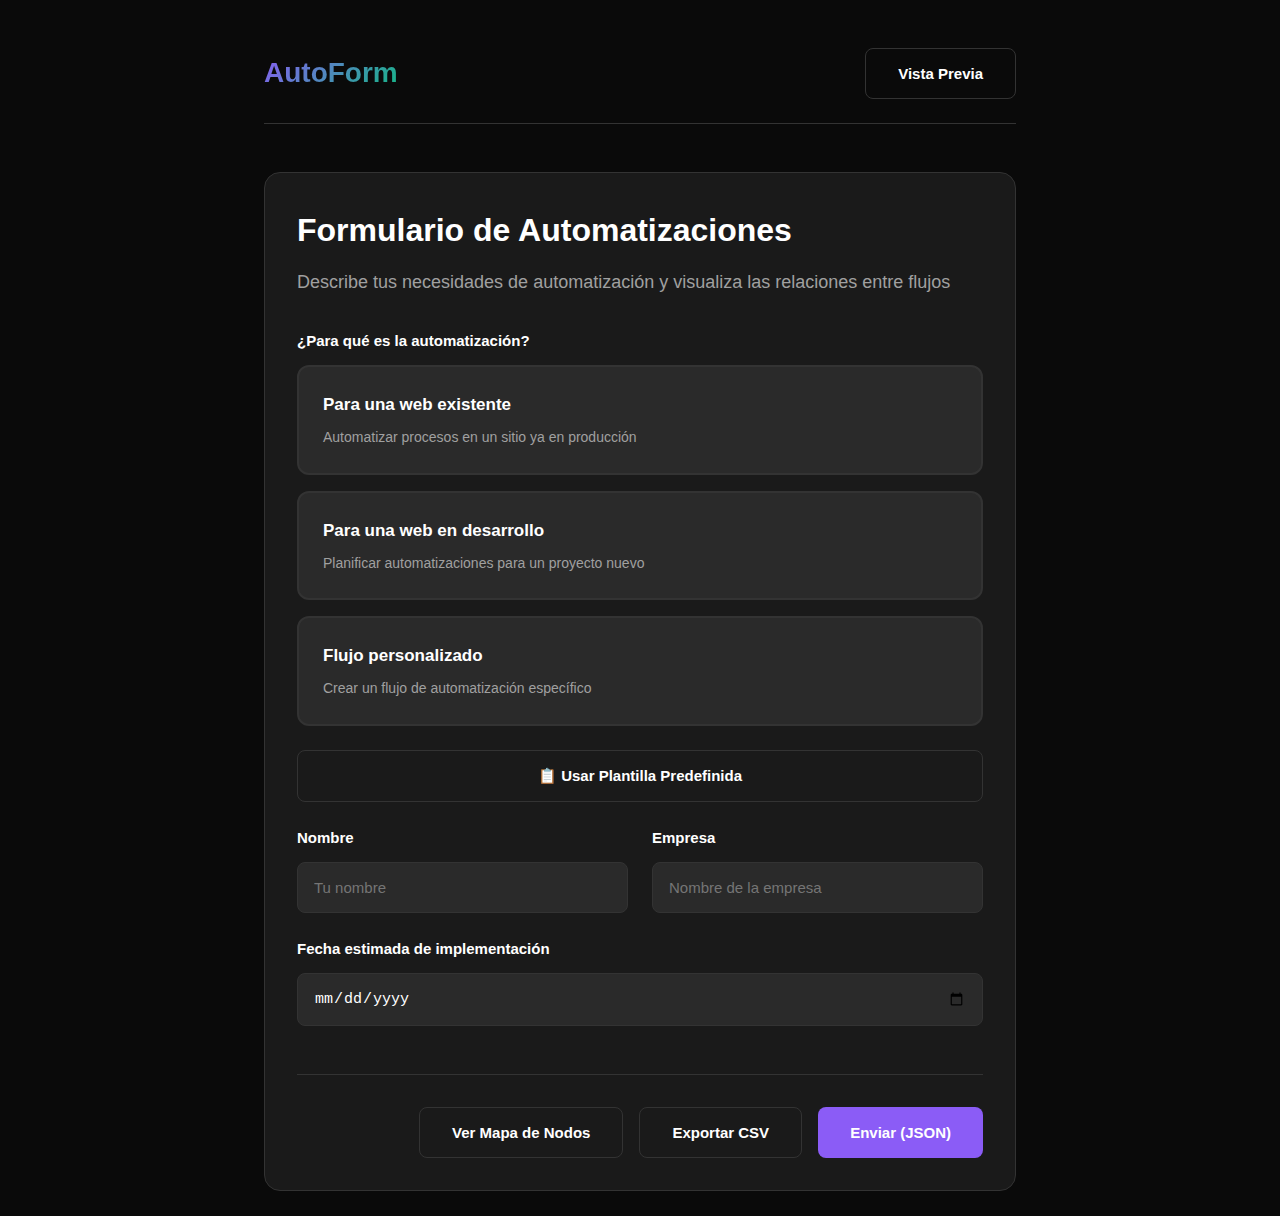
<file: index.html>
<!DOCTYPE html>
<html lang="es">
  <head>
    <meta charset="UTF-8" />
    <meta name="viewport" content="width=device-width, initial-scale=1.0" />
    <title>Formulario de Automatizaciones</title>
    <link rel="stylesheet" href="styles.css" />
  </head>
  <body>
    <div class="container">
      <header class="header">
        <div class="header-content">
          <h1 class="logo">AutoForm</h1>
          <button class="btn-secondary" id="previewBtn">Vista Previa</button>
        </div>
      </header>

      <main class="main-content">
        <div class="form-section">
          <div class="section-header">
            <h2>Formulario de Automatizaciones</h2>
            <p class="subtitle">
              Describe tus necesidades de automatización y visualiza las
              relaciones entre flujos
            </p>
          </div>

          <form id="automationForm">
            <!-- Pregunta inicial -->
            <div class="form-group">
              <label class="form-label">¿Para qué es la automatización?</label>
              <div class="radio-group">
                <label class="radio-card">
                  <input
                    type="radio"
                    name="automationType"
                    value="existing"
                    required
                  />
                  <span class="radio-content">
                    <span class="radio-title">Para una web existente</span>
                    <span class="radio-description"
                      >Automatizar procesos en un sitio ya en producción</span
                    >
                  </span>
                </label>
                <label class="radio-card">
                  <input
                    type="radio"
                    name="automationType"
                    value="development"
                  />
                  <span class="radio-content">
                    <span class="radio-title">Para una web en desarrollo</span>
                    <span class="radio-description"
                      >Planificar automatizaciones para un proyecto nuevo</span
                    >
                  </span>
                </label>
                <label class="radio-card">
                  <input type="radio" name="automationType" value="custom" />
                  <span class="radio-content">
                    <span class="radio-title">Flujo personalizado</span>
                    <span class="radio-description"
                      >Crear un flujo de automatización específico</span
                    >
                  </span>
                </label>
              </div>
            </div>

            <div class="form-group">
              <button
                type="button"
                class="btn-secondary"
                id="openTemplatesBtn"
                style="width: 100%; justify-content: center"
              >
                📋 Usar Plantilla Predefinida
              </button>
            </div>

            <!-- Campos globales -->
            <div class="form-row">
              <div class="form-group">
                <label class="form-label" for="userName">Nombre</label>
                <input
                  type="text"
                  id="userName"
                  class="form-input"
                  placeholder="Tu nombre"
                  required
                />
              </div>
              <div class="form-group">
                <label class="form-label" for="companyName">Empresa</label>
                <input
                  type="text"
                  id="companyName"
                  class="form-input"
                  placeholder="Nombre de la empresa"
                  required
                />
              </div>
            </div>

            <div class="form-group">
              <label class="form-label" for="implementationDate"
                >Fecha estimada de implementación</label
              >
              <input
                type="date"
                id="implementationDate"
                class="form-input"
                required
              />
            </div>

            <!-- Contenedor dinámico según tipo -->
            <div id="dynamicContent"></div>

            <!-- Sección de flujos -->
            <div id="flowsSection" class="flows-section" style="display: none">
              <div class="section-divider">
                <h3>Flujos de Automatización</h3>
                <div style="display: flex; gap: 0.5rem">
                  <button
                    type="button"
                    class="btn-secondary"
                    id="openWizardBtn"
                  >
                    🧙 Asistente
                  </button>
                  <button type="button" class="btn-primary" id="addFlowBtn">
                    + Agregar Flujo
                  </button>
                </div>
              </div>
              <div id="flowsList"></div>
            </div>

            <!-- Sección de relaciones -->
            <div
              id="relationsSection"
              class="relations-section"
              style="display: none"
            >
              <div class="section-divider">
                <h3>Relaciones entre Automatizaciones</h3>
                <button type="button" class="btn-primary" id="addRelationBtn">
                  + Agregar Relación
                </button>
              </div>
              <div id="relationsList"></div>
            </div>

            <div class="form-actions">
              <button type="button" class="btn-secondary" id="viewMapBtn">
                Ver Mapa de Nodos
              </button>
              <button type="button" class="btn-secondary" id="exportCsvBtn">
                Exportar CSV
              </button>
              <!-- <button type="button" class="btn-secondary" id="sendToDbBtn">
                📤 Enviar a Base de Datos
              </button> -->
              <button type="submit" class="btn-primary">Enviar (JSON)</button>
            </div>
          </form>
        </div>
      </main>
    </div>

    <!-- Modal de Vista Previa -->
    <div id="previewModal" class="modal">
      <div class="modal-content modal-large">
        <div class="modal-header">
          <h3>Vista Previa - Datos del Formulario</h3>
          <button class="modal-close" id="closePreview">&times;</button>
        </div>
        <div class="modal-body">
          <div class="preview-tabs">
            <button class="tab-btn active" data-tab="json">JSON</button>
            <button class="tab-btn" data-tab="visual">Vista Visual</button>
          </div>
          <div class="tab-content active" id="jsonTab">
            <pre id="jsonPreview" contenteditable="true"></pre>
          </div>
          <div class="tab-content" id="visualTab">
            <div id="visualPreview"></div>
          </div>
        </div>
        <div class="modal-footer">
          <button class="btn-secondary" id="copyJsonBtn">Copiar JSON</button>
          <button class="btn-secondary" id="exportCsvModalBtn">
            Exportar CSV
          </button>
          <button class="btn-primary" id="downloadJsonBtn">
            Descargar JSON
          </button>
        </div>
      </div>
    </div>

    <!-- Modal de Mapa de Nodos -->
    <div id="nodeMapModal" class="modal">
      <div class="modal-content modal-fullscreen">
        <div class="modal-header">
          <h3>Mapa de Nodos - Visualización de Flujos</h3>
          <button class="modal-close" id="closeNodeMap">&times;</button>
        </div>
        <div class="modal-body">
          <div class="node-map-controls">
            <div class="legend">
              <div class="legend-item">
                <span class="legend-color" style="background: #8b5cf6"></span>
                <span>Flujo Principal</span>
              </div>
              <div class="legend-item">
                <span class="legend-color" style="background: #10b981"></span>
                <span>Dependiente</span>
              </div>
              <div class="legend-item">
                <span class="legend-color" style="background: #f59e0b"></span>
                <span>Condicional</span>
              </div>
            </div>
            <div style="display: flex; gap: 0.5rem">
              <button
                class="btn-secondary btn-icon"
                id="zoomInBtn"
                title="Acercar"
              >
                +
              </button>
              <button
                class="btn-secondary btn-icon"
                id="zoomOutBtn"
                title="Alejar"
              >
                −
              </button>
              <button class="btn-secondary" id="resetZoomBtn">
                Resetear Vista
              </button>
            </div>
          </div>
          <canvas id="nodeCanvas"></canvas>
          <div id="nodeDetails" class="node-details" style="display: none">
            <h4>Detalles del Flujo</h4>
            <div id="nodeDetailsContent"></div>
            <button class="btn-primary" id="closeNodeDetails">Cerrar</button>
          </div>
        </div>
      </div>
    </div>

    <!-- Modal de Simulación -->
    <div id="simulationModal" class="modal">
      <div class="modal-content modal-large">
        <div class="modal-header">
          <h3>Simulación de Flujo</h3>
          <button class="modal-close" id="closeSimulation">&times;</button>
        </div>
        <div class="modal-body">
          <div id="simulationSteps"></div>
        </div>
        <div class="modal-footer">
          <button class="btn-secondary" id="restartSimulation">
            Reiniciar
          </button>
          <button class="btn-primary" id="nextStep">Siguiente Paso</button>
        </div>
      </div>
    </div>

    <!-- Modal de Plantillas Predefinidas -->
    <div id="templatesModal" class="modal">
      <div class="modal-content modal-large">
        <div class="modal-header">
          <h3>Plantillas Predefinidas</h3>
          <button class="modal-close" id="closeTemplates">&times;</button>
        </div>
        <div class="modal-body">
          <p style="margin-bottom: 1.5rem; color: var(--color-text-secondary)">
            Selecciona una plantilla común para comenzar rápidamente. Podrás
            editar todos los campos después.
          </p>
          <div id="templatesList" style="display: grid; gap: 1rem"></div>
        </div>
      </div>
    </div>

    <!-- Modal de Asistente de Configuración -->
    <div id="wizardModal" class="modal">
      <div class="modal-content modal-large">
        <div class="modal-header">
          <h3>Asistente de Configuración</h3>
          <button class="modal-close" id="closeWizard">&times;</button>
        </div>
        <div class="modal-body">
          <div id="wizardSteps"></div>
          <div id="wizardContent"></div>
        </div>
        <div class="modal-footer">
          <button
            class="btn-secondary"
            id="wizardPrevBtn"
            style="display: none"
          >
            ← Anterior
          </button>
          <button class="btn-primary" id="wizardNextBtn">Siguiente →</button>
        </div>
      </div>
    </div>

    <!-- Modal de Enviar a Base de Datos -->
    <div id="dbModal" class="modal">
      <div class="modal-content modal-large">
        <div class="modal-header">
          <h3>Enviar a Base de Datos</h3>
          <button class="modal-close" id="closeDb">&times;</button>
        </div>
        <div class="modal-body">
          <div class="form-group">
            <label class="form-label">Endpoint de la API</label>
            <input
              type="url"
              id="dbEndpoint"
              class="form-input"
              placeholder="https://api.ejemplo.com/automatizaciones"
              required
            />
            <span class="helper-text">URL donde se enviarán los datos</span>
          </div>
          <div class="form-group">
            <label class="form-label">API Key (opcional)</label>
            <input
              type="text"
              id="dbApiKey"
              class="form-input"
              placeholder="tu-api-key"
            />
            <span class="helper-text"
              >Token de autenticación si es requerido</span
            >
          </div>
          <div class="form-group">
            <label class="form-label">Método HTTP</label>
            <select id="dbMethod" class="form-select">
              <option value="POST">POST</option>
              <option value="PUT">PUT</option>
            </select>
          </div>
          <div
            id="dbResponse"
            style="
              margin-top: 1rem;
              padding: 1rem;
              background: var(--color-surface-elevated);
              border-radius: var(--radius-md);
              display: none;
            "
          ></div>
        </div>
        <div class="modal-footer">
          <button class="btn-secondary" id="cancelDbSend">Cancelar</button>
          <button class="btn-primary" id="confirmDbSend">Enviar Datos</button>
        </div>
      </div>
    </div>

    <script src="script.js"></script>
  </body>
</html>
</file>
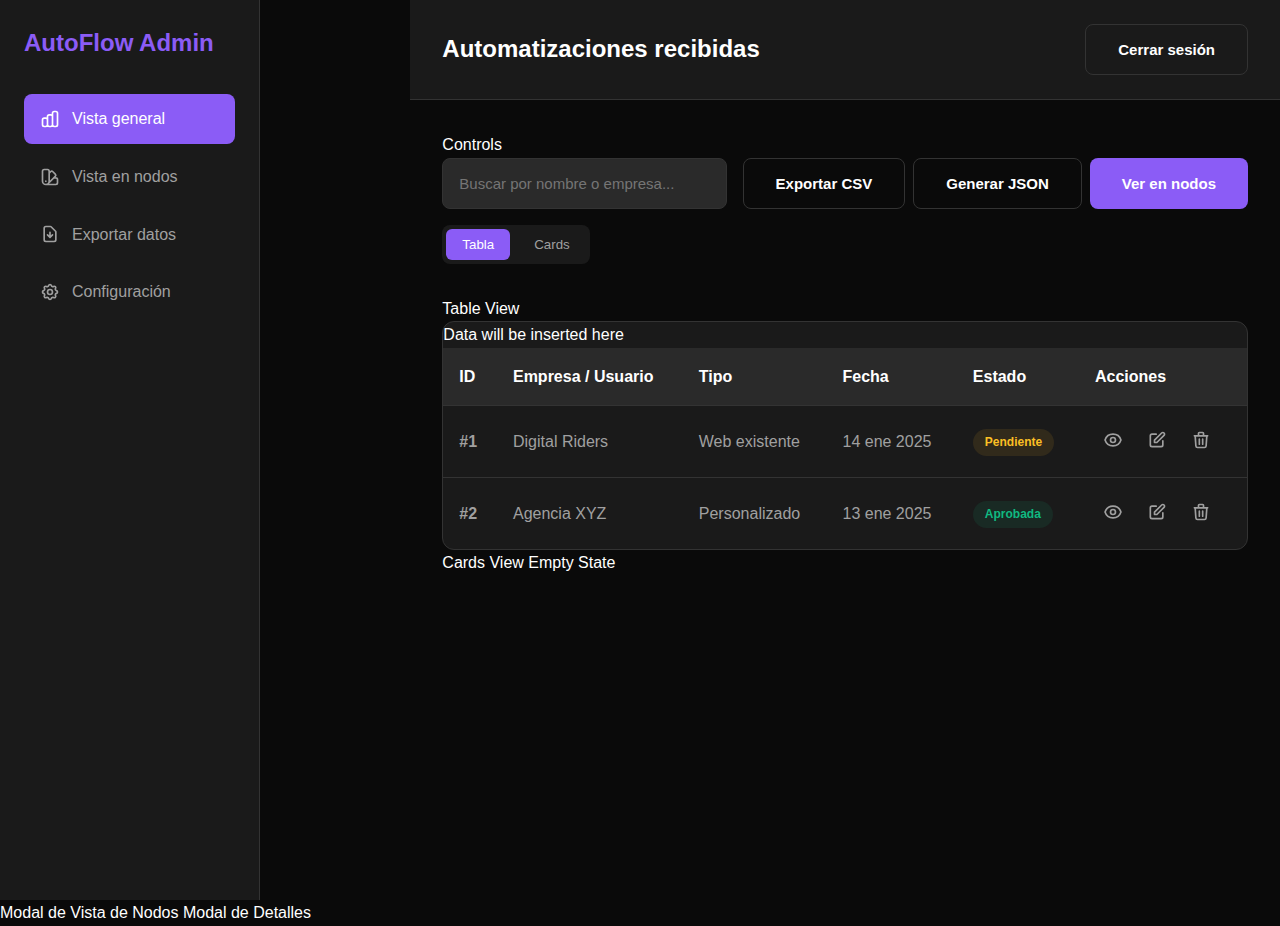
<file: dashboard.html>
<!DOCTYPE html>
<html lang="es">
<head>
    <meta charset="UTF-8">
    <meta name="viewport" content="width=device-width, initial-scale=1.0">
    <title>Panel de Automatizaciones - Dashboard</title>
    <link rel="stylesheet" href="styles.css">
    <style>
        /* Dashboard-specific styles */
        .dashboard-layout {
            display: flex;
            min-height: 100vh;
            background: var(--color-background);
        }

        .dashboard-sidebar {
            width: 260px;
            background: var(--color-surface);
            border-right: 1px solid var(--color-border);
            padding: 1.5rem;
            position: fixed;
            height: 100vh;
            overflow-y: auto;
        }

        .dashboard-main {
            flex: 1;
            margin-left: 260px;
            padding: 2rem;
        }

        .dashboard-header {
            background: var(--color-surface);
            border-bottom: 1px solid var(--color-border);
            padding: 1.5rem 2rem;
            display: flex;
            justify-content: space-between;
            align-items: center;
            position: sticky;
            top: 0;
            z-index: 100;
            margin: -2rem -2rem 2rem -2rem;
        }

        .sidebar-logo {
            font-size: 1.5rem;
            font-weight: 700;
            color: var(--color-primary);
            margin-bottom: 2rem;
        }

        .sidebar-nav {
            display: flex;
            flex-direction: column;
            gap: 0.5rem;
        }

        .sidebar-item {
            display: flex;
            align-items: center;
            gap: 0.75rem;
            padding: 0.75rem 1rem;
            border-radius: var(--radius-md);
            color: var(--color-text-secondary);
            cursor: pointer;
            transition: all 0.2s;
            text-decoration: none;
        }

        .sidebar-item:hover {
            background: var(--color-surface-elevated);
            color: var(--color-text);
        }

        .sidebar-item.active {
            background: var(--color-primary);
            color: white;
        }

        .sidebar-icon {
            width: 20px;
            height: 20px;
        }

        .dashboard-controls {
            display: flex;
            gap: 1rem;
            margin-bottom: 2rem;
            flex-wrap: wrap;
            align-items: center;
            justify-content: space-between;
        }

        .search-box {
            flex: 1;
            min-width: 250px;
            max-width: 400px;
        }

        .view-toggle {
            display: flex;
            gap: 0.5rem;
            background: var(--color-surface);
            padding: 0.25rem;
            border-radius: var(--radius-md);
        }

        .view-toggle-btn {
            padding: 0.5rem 1rem;
            border: none;
            background: transparent;
            color: var(--color-text-secondary);
            cursor: pointer;
            border-radius: var(--radius-sm);
            transition: all 0.2s;
        }

        .view-toggle-btn.active {
            background: var(--color-primary);
            color: white;
        }

        .data-table {
            width: 100%;
            background: var(--color-surface);
            border-radius: var(--radius-lg);
            overflow: hidden;
            border: 1px solid var(--color-border);
        }

        .data-table table {
            width: 100%;
            border-collapse: collapse;
        }

        .data-table th {
            background: var(--color-surface-elevated);
            padding: 1rem;
            text-align: left;
            font-weight: 600;
            color: var(--color-text);
            border-bottom: 1px solid var(--color-border);
        }

        .data-table td {
            padding: 1rem;
            border-bottom: 1px solid var(--color-border);
            color: var(--color-text-secondary);
        }

        .data-table tr:last-child td {
            border-bottom: none;
        }

        .data-table tr:hover {
            background: var(--color-surface-elevated);
        }

        .status-badge {
            display: inline-block;
            padding: 0.25rem 0.75rem;
            border-radius: 9999px;
            font-size: 0.75rem;
            font-weight: 600;
        }

        .status-pending {
            background: rgba(251, 191, 36, 0.1);
            color: #fbbf24;
        }

        .status-reviewed {
            background: rgba(59, 130, 246, 0.1);
            color: #3b82f6;
        }

        .status-approved {
            background: rgba(16, 185, 129, 0.1);
            color: #10b981;
        }

        .action-buttons {
            display: flex;
            gap: 0.5rem;
        }

        .action-btn {
            padding: 0.5rem;
            border: none;
            background: transparent;
            color: var(--color-text-secondary);
            cursor: pointer;
            border-radius: var(--radius-sm);
            transition: all 0.2s;
        }

        .action-btn:hover {
            background: var(--color-surface-elevated);
            color: var(--color-primary);
        }

        .cards-grid {
            display: grid;
            grid-template-columns: repeat(auto-fill, minmax(350px, 1fr));
            gap: 1.5rem;
        }

        .automation-card {
            background: var(--color-surface);
            border: 1px solid var(--color-border);
            border-radius: var(--radius-lg);
            padding: 1.5rem;
            transition: all 0.2s;
        }

        .automation-card:hover {
            border-color: var(--color-primary);
            box-shadow: 0 4px 12px rgba(139, 92, 246, 0.1);
        }

        .card-header {
            display: flex;
            justify-content: space-between;
            align-items: start;
            margin-bottom: 1rem;
        }

        .card-title {
            font-size: 1.125rem;
            font-weight: 700;
            color: var(--color-text);
        }

        .card-meta {
            display: flex;
            flex-direction: column;
            gap: 0.5rem;
            margin-bottom: 1rem;
            font-size: 0.875rem;
            color: var(--color-text-secondary);
        }

        .card-actions {
            display: flex;
            gap: 0.5rem;
            margin-top: 1rem;
            padding-top: 1rem;
            border-top: 1px solid var(--color-border);
        }

        .empty-state {
            text-align: center;
            padding: 4rem 2rem;
            color: var(--color-text-secondary);
        }

        .empty-state-icon {
            font-size: 4rem;
            margin-bottom: 1rem;
            opacity: 0.5;
        }

        @media (max-width: 768px) {
            .dashboard-sidebar {
                width: 100%;
                position: relative;
                height: auto;
            }

            .dashboard-main {
                margin-left: 0;
            }

            .dashboard-controls {
                flex-direction: column;
                align-items: stretch;
            }

            .search-box {
                max-width: 100%;
            }

            .cards-grid {
                grid-template-columns: 1fr;
            }
        }
    </style>
</head>
<body>
    <div class="dashboard-layout">
         Sidebar 
        <aside class="dashboard-sidebar">
            <div class="sidebar-logo">AutoFlow Admin</div>
            <nav class="sidebar-nav">
                <a href="#" class="sidebar-item active" data-view="general">
                    <svg class="sidebar-icon" fill="none" stroke="currentColor" viewBox="0 0 24 24">
                        <path stroke-linecap="round" stroke-linejoin="round" stroke-width="2" d="M9 19v-6a2 2 0 00-2-2H5a2 2 0 00-2 2v6a2 2 0 002 2h2a2 2 0 002-2zm0 0V9a2 2 0 012-2h2a2 2 0 012 2v10m-6 0a2 2 0 002 2h2a2 2 0 002-2m0 0V5a2 2 0 012-2h2a2 2 0 012 2v14a2 2 0 01-2 2h-2a2 2 0 01-2-2z" />
                    </svg>
                    <span>Vista general</span>
                </a>
                <a href="#" class="sidebar-item" data-view="nodes">
                    <svg class="sidebar-icon" fill="none" stroke="currentColor" viewBox="0 0 24 24">
                        <path stroke-linecap="round" stroke-linejoin="round" stroke-width="2" d="M7 21a4 4 0 01-4-4V5a2 2 0 012-2h4a2 2 0 012 2v12a4 4 0 01-4 4zm0 0h12a2 2 0 002-2v-4a2 2 0 00-2-2h-2.343M11 7.343l1.657-1.657a2 2 0 012.828 0l2.829 2.829a2 2 0 010 2.828l-8.486 8.485M7 17h.01" />
                    </svg>
                    <span>Vista en nodos</span>
                </a>
                <a href="#" class="sidebar-item" data-view="export">
                    <svg class="sidebar-icon" fill="none" stroke="currentColor" viewBox="0 0 24 24">
                        <path stroke-linecap="round" stroke-linejoin="round" stroke-width="2" d="M12 10v6m0 0l-3-3m3 3l3-3m2 8H7a2 2 0 01-2-2V5a2 2 0 012-2h5.586a1 1 0 01.707.293l5.414 5.414a1 1 0 01.293.707V19a2 2 0 01-2 2z" />
                    </svg>
                    <span>Exportar datos</span>
                </a>
                <a href="#" class="sidebar-item" data-view="settings">
                    <svg class="sidebar-icon" fill="none" stroke="currentColor" viewBox="0 0 24 24">
                        <path stroke-linecap="round" stroke-linejoin="round" stroke-width="2" d="M10.325 4.317c.426-1.756 2.924-1.756 3.35 0a1.724 1.724 0 002.573 1.066c1.543-.94 3.31.826 2.37 2.37a1.724 1.724 0 001.065 2.572c1.756.426 1.756 2.924 0 3.35a1.724 1.724 0 00-1.066 2.573c.94 1.543-.826 3.31-2.37 2.37a1.724 1.724 0 00-2.572 1.065c-.426 1.756-2.924 1.756-3.35 0a1.724 1.724 0 00-2.573-1.066c-1.543.94-3.31-.826-2.37-2.37a1.724 1.724 0 00-1.065-2.572c-1.756-.426-1.756-2.924 0-3.35a1.724 1.724 0 001.066-2.573c-.94-1.543.826-3.31 2.37-2.37.996.608 2.296.07 2.572-1.065z" />
                        <path stroke-linecap="round" stroke-linejoin="round" stroke-width="2" d="M15 12a3 3 0 11-6 0 3 3 0 016 0z" />
                    </svg>
                    <span>Configuración</span>
                </a>
            </nav>
        </aside>

         Main Content 
        <main class="dashboard-main">
            <div class="dashboard-header">
                <h1 style="font-size: 1.5rem; font-weight: 700; color: var(--color-text);">Automatizaciones recibidas</h1>
                <button class="btn-secondary" id="logoutBtn">Cerrar sesión</button>
            </div>

             Controls 
            <div class="dashboard-controls">
                <div class="search-box">
                    <input type="text" id="searchInput" class="form-input" placeholder="Buscar por nombre o empresa...">
                </div>
                <div style="display: flex; gap: 0.5rem; flex-wrap: wrap;">
                    <button class="btn-secondary" id="exportCsvBtn">Exportar CSV</button>
                    <button class="btn-secondary" id="exportJsonBtn">Generar JSON</button>
                    <button class="btn-primary" id="viewNodesBtn">Ver en nodos</button>
                </div>
                <div class="view-toggle">
                    <button class="view-toggle-btn active" data-view-type="table">Tabla</button>
                    <button class="view-toggle-btn" data-view-type="cards">Cards</button>
                </div>
            </div>

             Table View 
            <div id="tableView" class="data-table">
                <table>
                    <thead>
                        <tr>
                            <th>ID</th>
                            <th>Empresa / Usuario</th>
                            <th>Tipo</th>
                            <th>Fecha</th>
                            <th>Estado</th>
                            <th>Acciones</th>
                        </tr>
                    </thead>
                    <tbody id="tableBody">
                         Data will be inserted here 
                    </tbody>
                </table>
            </div>

             Cards View 
            <div id="cardsView" class="cards-grid" style="display: none;">
                 Cards will be inserted here 
            </div>

             Empty State 
            <div id="emptyState" class="empty-state" style="display: none;">
                <div class="empty-state-icon">📋</div>
                <h3 style="font-size: 1.25rem; margin-bottom: 0.5rem; color: var(--color-text);">No hay automatizaciones</h3>
                <p>Las automatizaciones enviadas desde el formulario aparecerán aquí.</p>
            </div>
        </main>
    </div>

     Modal de Vista de Nodos 
    <div id="nodeMapModal" class="modal">
        <div class="modal-content modal-fullscreen">
            <div class="modal-header">
                <h3>Mapa de Nodos - Todas las Automatizaciones</h3>
                <button class="modal-close" id="closeNodeMap">&times;</button>
            </div>
            <div class="modal-body">
                <div class="node-map-controls">
                    <div class="legend">
                        <div class="legend-item">
                            <span class="legend-color" style="background: #10b981;"></span>
                            <span>Aprobado</span>
                        </div>
                        <div class="legend-item">
                            <span class="legend-color" style="background: #3b82f6;"></span>
                            <span>Revisado</span>
                        </div>
                        <div class="legend-item">
                            <span class="legend-color" style="background: #fbbf24;"></span>
                            <span>Pendiente</span>
                        </div>
                    </div>
                    <div style="display: flex; gap: 0.5rem;">
                        <button class="btn-secondary btn-icon" id="zoomInBtn" title="Acercar">+</button>
                        <button class="btn-secondary btn-icon" id="zoomOutBtn" title="Alejar">−</button>
                        <button class="btn-secondary" id="resetZoomBtn">Resetear Vista</button>
                    </div>
                </div>
                <canvas id="nodeCanvas"></canvas>
            </div>
        </div>
    </div>

     Modal de Detalles 
    <div id="detailsModal" class="modal">
        <div class="modal-content modal-large">
            <div class="modal-header">
                <h3>Detalles de la Automatización</h3>
                <button class="modal-close" id="closeDetails">&times;</button>
            </div>
            <div class="modal-body">
                <div id="detailsContent"></div>
            </div>
            <div class="modal-footer">
                <button class="btn-secondary" id="closeDetailsBtn">Cerrar</button>
            </div>
        </div>
    </div>

    <script src="dashboard.js"></script>
</body>
</html>
</file>
<file: styles.css>
* {
  margin: 0;
  padding: 0;
  box-sizing: border-box;
}

:root {
  /* Colors */
  --color-primary: #8b5cf6;
  --color-primary-dark: #7c3aed;
  --color-secondary: #10b981;
  --color-accent: #f59e0b;
  --color-background: #0a0a0a;
  --color-surface: #1a1a1a;
  --color-surface-elevated: #2a2a2a;
  --color-border: #333333;
  --color-text: #ffffff;
  --color-text-secondary: #a0a0a0;
  --color-text-muted: #666666;

  /* Spacing */
  --spacing-xs: 0.5rem;
  --spacing-sm: 0.75rem;
  --spacing-md: 1rem;
  --spacing-lg: 1.5rem;
  --spacing-xl: 2rem;
  --spacing-2xl: 3rem;

  /* Border radius */
  --radius-sm: 0.375rem;
  --radius-md: 0.5rem;
  --radius-lg: 0.75rem;
  --radius-xl: 1rem;

  /* Shadows */
  --shadow-sm: 0 1px 2px 0 rgba(0, 0, 0, 0.3);
  --shadow-md: 0 4px 6px -1px rgba(0, 0, 0, 0.4);
  --shadow-lg: 0 10px 15px -3px rgba(0, 0, 0, 0.5);
  --shadow-xl: 0 20px 25px -5px rgba(0, 0, 0, 0.6);
}

body {
  font-family: -apple-system, BlinkMacSystemFont, "Segoe UI", Roboto, "Helvetica Neue", Arial, sans-serif;
  background: var(--color-background);
  color: var(--color-text);
  line-height: 1.6;
  min-height: 100vh;
}

.container {
  max-width: 800px;
  margin: 0 auto;
  padding: var(--spacing-lg);
}

/* Header */
.header {
  margin-bottom: var(--spacing-2xl);
}

.header-content {
  display: flex;
  justify-content: space-between;
  align-items: center;
  padding: var(--spacing-lg) 0;
  border-bottom: 1px solid var(--color-border);
}

.logo {
  font-size: 1.75rem;
  font-weight: 700;
  background: linear-gradient(135deg, var(--color-primary), var(--color-secondary));
  -webkit-background-clip: text;
  -webkit-text-fill-color: transparent;
  background-clip: text;
}

/* Main Content */
.main-content {
  display: grid;
  gap: var(--spacing-xl);
}

.form-section {
  background: var(--color-surface);
  border-radius: var(--radius-xl);
  padding: var(--spacing-xl);
  border: 1px solid var(--color-border);
}

.section-header {
  margin-bottom: var(--spacing-xl);
}

.section-header h2 {
  font-size: 2rem;
  font-weight: 700;
  margin-bottom: var(--spacing-sm);
}

.subtitle {
  color: var(--color-text-secondary);
  font-size: 1.125rem;
}

/* Form Elements */
.form-group {
  margin-bottom: var(--spacing-lg);
}

.form-label {
  display: block;
  font-weight: 600;
  margin-bottom: var(--spacing-sm);
  color: var(--color-text);
  font-size: 0.9375rem;
}

.form-input,
.form-select,
.form-textarea {
  width: 100%;
  padding: var(--spacing-md);
  background: var(--color-surface-elevated);
  border: 1px solid var(--color-border);
  border-radius: var(--radius-md);
  color: var(--color-text);
  font-size: 0.9375rem;
  transition: all 0.2s ease;
}

.form-input:focus,
.form-select:focus,
.form-textarea:focus {
  outline: none;
  border-color: var(--color-primary);
  box-shadow: 0 0 0 3px rgba(139, 92, 246, 0.1);
}

.form-textarea {
  min-height: 100px;
  resize: vertical;
  font-family: inherit;
}

.form-row {
  display: grid;
  grid-template-columns: repeat(auto-fit, minmax(250px, 1fr));
  gap: var(--spacing-lg);
}

/* Radio Cards */
.radio-group {
  display: grid;
  gap: var(--spacing-md);
}

.radio-card {
  position: relative;
  display: block;
  cursor: pointer;
}

.radio-card input[type="radio"] {
  position: absolute;
  opacity: 0;
}

.radio-content {
  display: block;
  padding: var(--spacing-lg);
  background: var(--color-surface-elevated);
  border: 2px solid var(--color-border);
  border-radius: var(--radius-lg);
  transition: all 0.2s ease;
}

.radio-card input[type="radio"]:checked + .radio-content {
  border-color: var(--color-primary);
  background: rgba(139, 92, 246, 0.1);
}

.radio-card:hover .radio-content {
  border-color: var(--color-primary);
}

.radio-title {
  display: block;
  font-weight: 600;
  font-size: 1.0625rem;
  margin-bottom: var(--spacing-xs);
}

.radio-description {
  display: block;
  color: var(--color-text-secondary);
  font-size: 0.875rem;
}

/* Buttons */
.btn-primary,
.btn-secondary {
  padding: var(--spacing-md) var(--spacing-xl);
  border-radius: var(--radius-md);
  font-weight: 600;
  font-size: 0.9375rem;
  cursor: pointer;
  transition: all 0.2s ease;
  border: none;
  display: inline-flex;
  align-items: center;
  gap: var(--spacing-sm);
}

.btn-primary {
  background: var(--color-primary);
  color: white;
}

.btn-primary:hover {
  background: var(--color-primary-dark);
  transform: translateY(-1px);
  box-shadow: var(--shadow-md);
}

.btn-secondary {
  background: transparent;
  color: var(--color-text);
  border: 1px solid var(--color-border);
}

.btn-secondary:hover {
  background: var(--color-surface-elevated);
  border-color: var(--color-primary);
}

/* Icon Button */
.btn-icon {
  padding: var(--spacing-md);
  width: 40px;
  height: 40px;
  justify-content: center;
  font-size: 1.25rem;
  font-weight: 700;
}

/* Flows Section */
.flows-section,
.relations-section {
  margin-top: var(--spacing-2xl);
  padding-top: var(--spacing-2xl);
  border-top: 1px solid var(--color-border);
}

.section-divider {
  display: flex;
  justify-content: space-between;
  align-items: center;
  margin-bottom: var(--spacing-lg);
}

.section-divider h3 {
  font-size: 1.5rem;
  font-weight: 700;
}

.flow-card,
.relation-card {
  background: var(--color-surface-elevated);
  border: 1px solid var(--color-border);
  border-radius: var(--radius-lg);
  padding: var(--spacing-lg);
  margin-bottom: var(--spacing-md);
  position: relative;
}

.flow-card details,
.relation-card details {
  background: var(--color-surface-elevated);
  border: 1px solid var(--color-border);
  border-radius: var(--radius-lg);
  margin-bottom: var(--spacing-md);
  overflow: hidden;
  transition: all 0.3s ease;
}

.flow-card details[open],
.relation-card details[open] {
  border-color: var(--color-primary);
}

.flow-card summary,
.relation-card summary {
  padding: var(--spacing-lg);
  cursor: pointer;
  list-style: none;
  display: flex;
  justify-content: space-between;
  align-items: center;
  font-weight: 600;
  font-size: 1.0625rem;
  transition: background 0.2s ease;
  user-select: none;
}

.flow-card summary::-webkit-details-marker,
.relation-card summary::-webkit-details-marker {
  display: none;
}

.flow-card summary:hover,
.relation-card summary:hover {
  background: rgba(139, 92, 246, 0.05);
}

.flow-card summary::after,
.relation-card summary::after {
  content: "▼";
  font-size: 0.875rem;
  color: var(--color-text-secondary);
  transition: transform 0.3s ease;
}

.flow-card details[open] summary::after,
.relation-card details[open] summary::after {
  transform: rotate(180deg);
}

.flow-content,
.relation-content {
  padding: 0 var(--spacing-lg) var(--spacing-lg) var(--spacing-lg);
  animation: slideDown 0.3s ease;
}

@keyframes slideDown {
  from {
    opacity: 0;
    transform: translateY(-10px);
  }
  to {
    opacity: 1;
    transform: translateY(0);
  }
}

.summary-header {
  display: flex;
  align-items: center;
  gap: var(--spacing-md);
}

.flow-header,
.relation-header {
  display: flex;
  justify-content: space-between;
  align-items: center;
  margin-bottom: var(--spacing-md);
}

.flow-number {
  display: inline-flex;
  align-items: center;
  justify-content: center;
  width: 32px;
  height: 32px;
  background: var(--color-primary);
  color: white;
  border-radius: 50%;
  font-weight: 700;
  font-size: 0.875rem;
}

.btn-remove {
  background: transparent;
  border: none;
  color: var(--color-text-muted);
  cursor: pointer;
  font-size: 1.5rem;
  padding: var(--spacing-xs);
  transition: color 0.2s ease;
}

.btn-remove:hover {
  color: #ef4444;
}

/* Form Actions */
.form-actions {
  display: flex;
  gap: var(--spacing-md);
  justify-content: flex-end;
  margin-top: var(--spacing-2xl);
  padding-top: var(--spacing-xl);
  border-top: 1px solid var(--color-border);
}

/* Modal */
.modal {
  display: none;
  position: fixed;
  top: 0;
  left: 0;
  width: 100%;
  height: 100%;
  background: rgba(0, 0, 0, 0.8);
  z-index: 1000;
  backdrop-filter: blur(4px);
}

.modal.active {
  display: flex;
  align-items: center;
  justify-content: center;
}

.modal-content {
  background: var(--color-surface);
  border-radius: var(--radius-xl);
  border: 1px solid var(--color-border);
  max-height: 90vh;
  overflow: hidden;
  display: flex;
  flex-direction: column;
  box-shadow: var(--shadow-xl);
}

.modal-large {
  width: 90%;
  max-width: 900px;
}

.modal-fullscreen {
  width: 95%;
  height: 90vh;
}

.modal-header {
  display: flex;
  justify-content: space-between;
  align-items: center;
  padding: var(--spacing-lg) var(--spacing-xl);
  border-bottom: 1px solid var(--color-border);
}

.modal-header h3 {
  font-size: 1.5rem;
  font-weight: 700;
}

.modal-close {
  background: transparent;
  border: none;
  color: var(--color-text-secondary);
  font-size: 2rem;
  cursor: pointer;
  padding: 0;
  width: 32px;
  height: 32px;
  display: flex;
  align-items: center;
  justify-content: center;
  transition: color 0.2s ease;
}

.modal-close:hover {
  color: var(--color-text);
}

.modal-body {
  flex: 1;
  overflow-y: auto;
  padding: var(--spacing-xl);
}

.modal-footer {
  display: flex;
  gap: var(--spacing-md);
  justify-content: flex-end;
  padding: var(--spacing-lg) var(--spacing-xl);
  border-top: 1px solid var(--color-border);
}

/* Preview Tabs */
.preview-tabs {
  display: flex;
  gap: var(--spacing-sm);
  margin-bottom: var(--spacing-lg);
  border-bottom: 1px solid var(--color-border);
}

.tab-btn {
  padding: var(--spacing-md) var(--spacing-lg);
  background: transparent;
  border: none;
  color: var(--color-text-secondary);
  font-weight: 600;
  cursor: pointer;
  border-bottom: 2px solid transparent;
  transition: all 0.2s ease;
}

.tab-btn.active {
  color: var(--color-primary);
  border-bottom-color: var(--color-primary);
}

.tab-content {
  display: none;
}

.tab-content.active {
  display: block;
}

#jsonPreview {
  background: var(--color-background);
  padding: var(--spacing-lg);
  border-radius: var(--radius-md);
  border: 1px solid var(--color-border);
  font-family: "Courier New", monospace;
  font-size: 0.875rem;
  line-height: 1.6;
  overflow-x: auto;
  color: var(--color-text);
  white-space: pre-wrap;
  word-wrap: break-word;
}

#visualPreview {
  display: grid;
  gap: var(--spacing-lg);
}

.preview-section {
  background: var(--color-surface-elevated);
  padding: var(--spacing-lg);
  border-radius: var(--radius-lg);
  border: 1px solid var(--color-border);
}

.preview-section h4 {
  font-size: 1.125rem;
  font-weight: 700;
  margin-bottom: var(--spacing-md);
  color: var(--color-primary);
}

.preview-item {
  display: grid;
  grid-template-columns: 200px 1fr;
  gap: var(--spacing-md);
  padding: var(--spacing-sm) 0;
  border-bottom: 1px solid var(--color-border);
}

.preview-item:last-child {
  border-bottom: none;
}

.preview-label {
  font-weight: 600;
  color: var(--color-text-secondary);
}

.preview-value {
  color: var(--color-text);
}

/* Node Canvas */
#nodeCanvas {
  width: 100%;
  height: calc(90vh - 200px);
  background: var(--color-background);
  border-radius: var(--radius-lg);
  border: 1px solid var(--color-border);
  cursor: grab;
}

#nodeCanvas:active {
  cursor: grabbing;
}

.node-map-controls {
  display: flex;
  justify-content: space-between;
  align-items: center;
  margin-bottom: var(--spacing-lg);
  padding: var(--spacing-md);
  background: var(--color-surface-elevated);
  border-radius: var(--radius-md);
  border: 1px solid var(--color-border);
}

.legend {
  display: flex;
  gap: var(--spacing-lg);
}

.legend-item {
  display: flex;
  align-items: center;
  gap: var(--spacing-sm);
  font-size: 0.875rem;
}

.legend-color {
  width: 20px;
  height: 20px;
  border-radius: var(--radius-sm);
}

.node-details {
  position: absolute;
  top: var(--spacing-xl);
  right: var(--spacing-xl);
  width: 350px;
  background: var(--color-surface);
  border: 1px solid var(--color-border);
  border-radius: var(--radius-lg);
  padding: var(--spacing-lg);
  box-shadow: var(--shadow-xl);
}

.node-details h4 {
  font-size: 1.125rem;
  font-weight: 700;
  margin-bottom: var(--spacing-md);
}

#nodeDetailsContent {
  margin-bottom: var(--spacing-lg);
}

/* Simulation */
#simulationSteps {
  display: flex;
  flex-direction: column;
  gap: var(--spacing-md);
}

.simulation-step {
  display: flex;
  align-items: flex-start;
  gap: var(--spacing-lg);
  padding: var(--spacing-lg);
  background: var(--color-surface-elevated);
  border-radius: var(--radius-lg);
  border: 1px solid var(--color-border);
  opacity: 0.4;
  transition: all 0.3s ease;
}

.simulation-step.active {
  opacity: 1;
  border-color: var(--color-primary);
  background: rgba(139, 92, 246, 0.1);
}

.simulation-step.completed {
  opacity: 1;
  border-color: var(--color-secondary);
}

.step-number {
  display: flex;
  align-items: center;
  justify-content: center;
  width: 40px;
  height: 40px;
  background: var(--color-primary);
  color: white;
  border-radius: 50%;
  font-weight: 700;
  flex-shrink: 0;
}

.simulation-step.completed .step-number {
  background: var(--color-secondary);
}

.step-content h5 {
  font-size: 1.0625rem;
  font-weight: 700;
  margin-bottom: var(--spacing-xs);
}

.step-content p {
  color: var(--color-text-secondary);
  font-size: 0.9375rem;
}

/* Fade Transition */
.fade-enter {
  animation: fadeIn 0.3s ease;
}

.fade-exit {
  animation: fadeOut 0.3s ease;
}

@keyframes fadeIn {
  from {
    opacity: 0;
    transform: translateY(-10px);
  }
  to {
    opacity: 1;
    transform: translateY(0);
  }
}

@keyframes fadeOut {
  from {
    opacity: 1;
    transform: translateY(0);
  }
  to {
    opacity: 0;
    transform: translateY(-10px);
  }
}

/* Helper Text */
.helper-text {
  display: block;
  font-size: 0.8125rem;
  color: var(--color-text-muted);
  margin-top: var(--spacing-xs);
  font-style: italic;
}

/* Validation Error */
.form-input.error,
.form-select.error,
.form-textarea.error {
  border-color: #ef4444;
}

.error-message {
  display: block;
  color: #ef4444;
  font-size: 0.8125rem;
  margin-top: var(--spacing-xs);
}

/* Responsive */
@media (max-width: 768px) {
  .container {
    padding: var(--spacing-md);
  }

  .header-content {
    flex-direction: column;
    gap: var(--spacing-md);
    align-items: flex-start;
  }

  .form-section {
    padding: var(--spacing-lg);
  }

  .form-row {
    grid-template-columns: 1fr;
  }

  .form-actions {
    flex-direction: column;
  }

  .modal-large,
  .modal-fullscreen {
    width: 95%;
    height: 95vh;
  }

  .preview-item {
    grid-template-columns: 1fr;
  }

  .node-details {
    width: calc(100% - 2rem);
    right: var(--spacing-md);
  }

  .legend {
    flex-direction: column;
    gap: var(--spacing-sm);
  }
}

/* Scrollbar */
::-webkit-scrollbar {
  width: 10px;
  height: 10px;
}

::-webkit-scrollbar-track {
  background: var(--color-surface);
}

::-webkit-scrollbar-thumb {
  background: var(--color-border);
  border-radius: var(--radius-sm);
}

::-webkit-scrollbar-thumb:hover {
  background: var(--color-text-muted);
}
</file>
